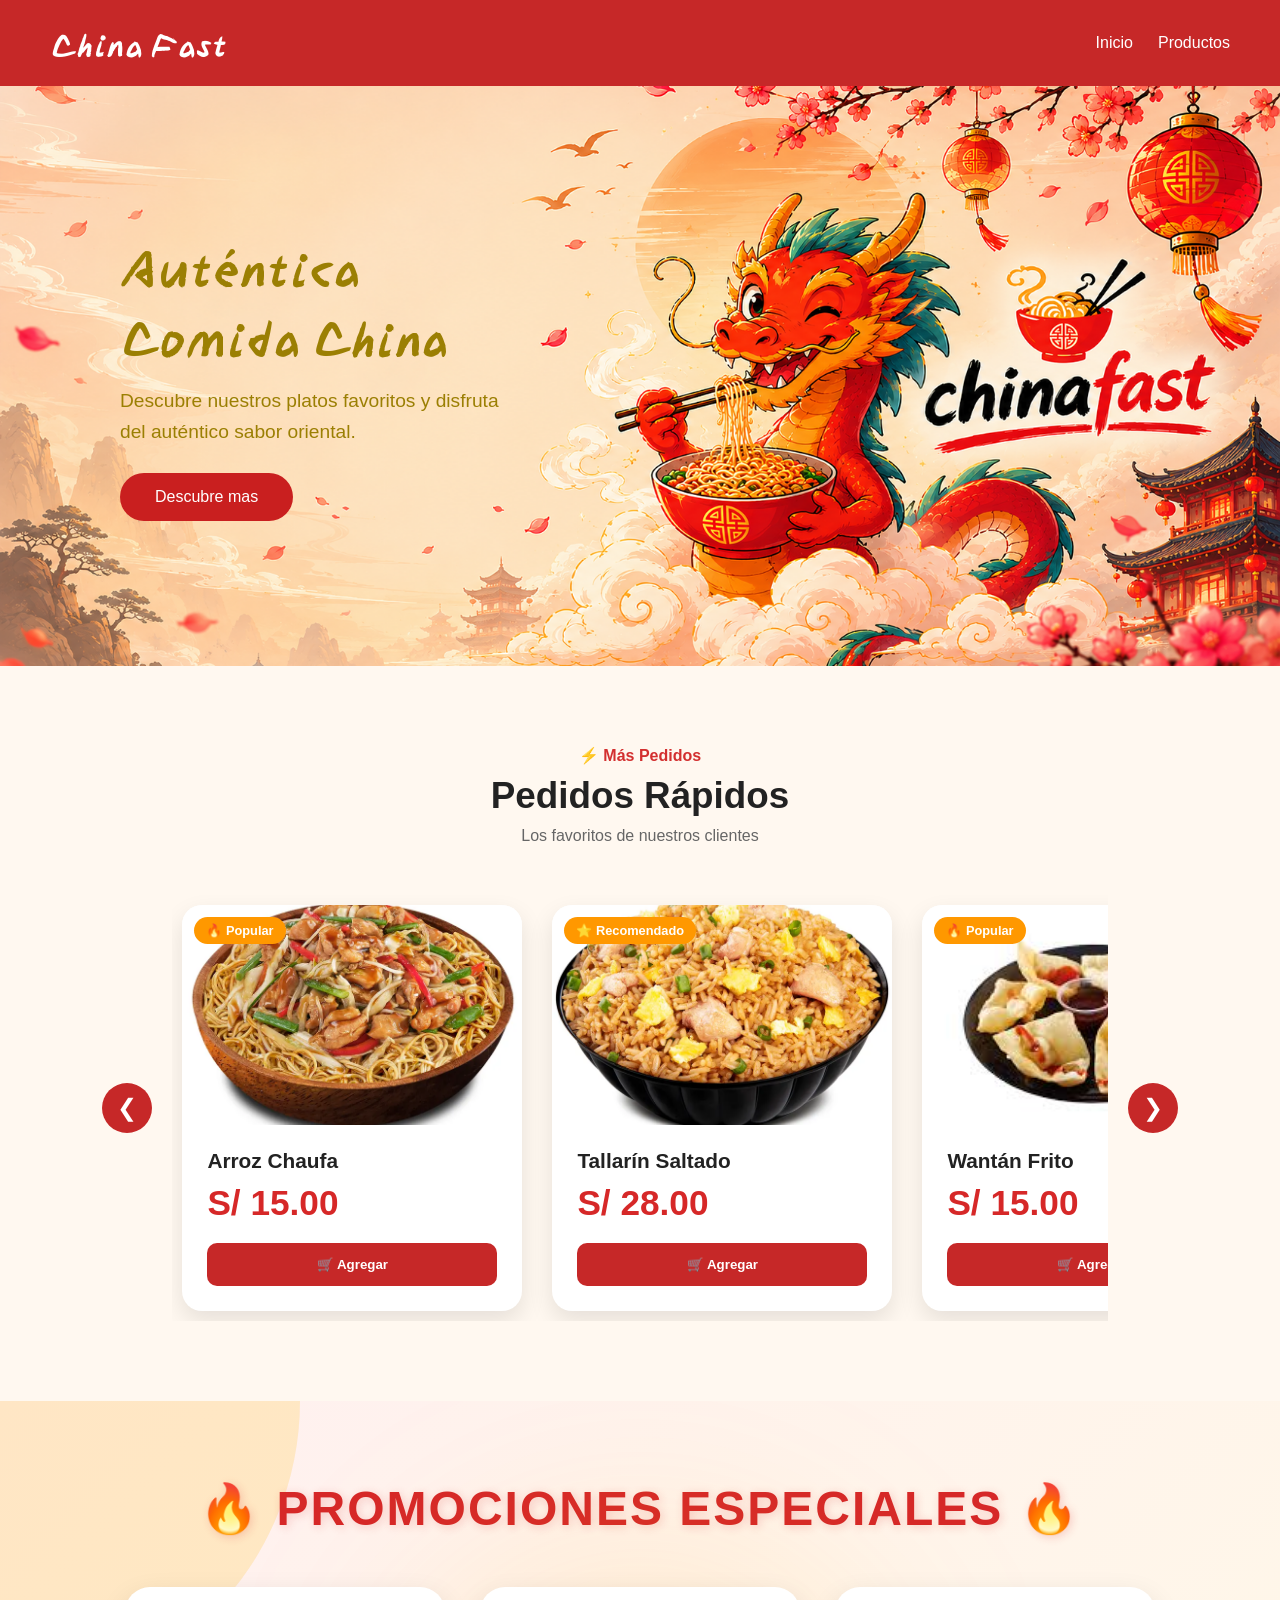
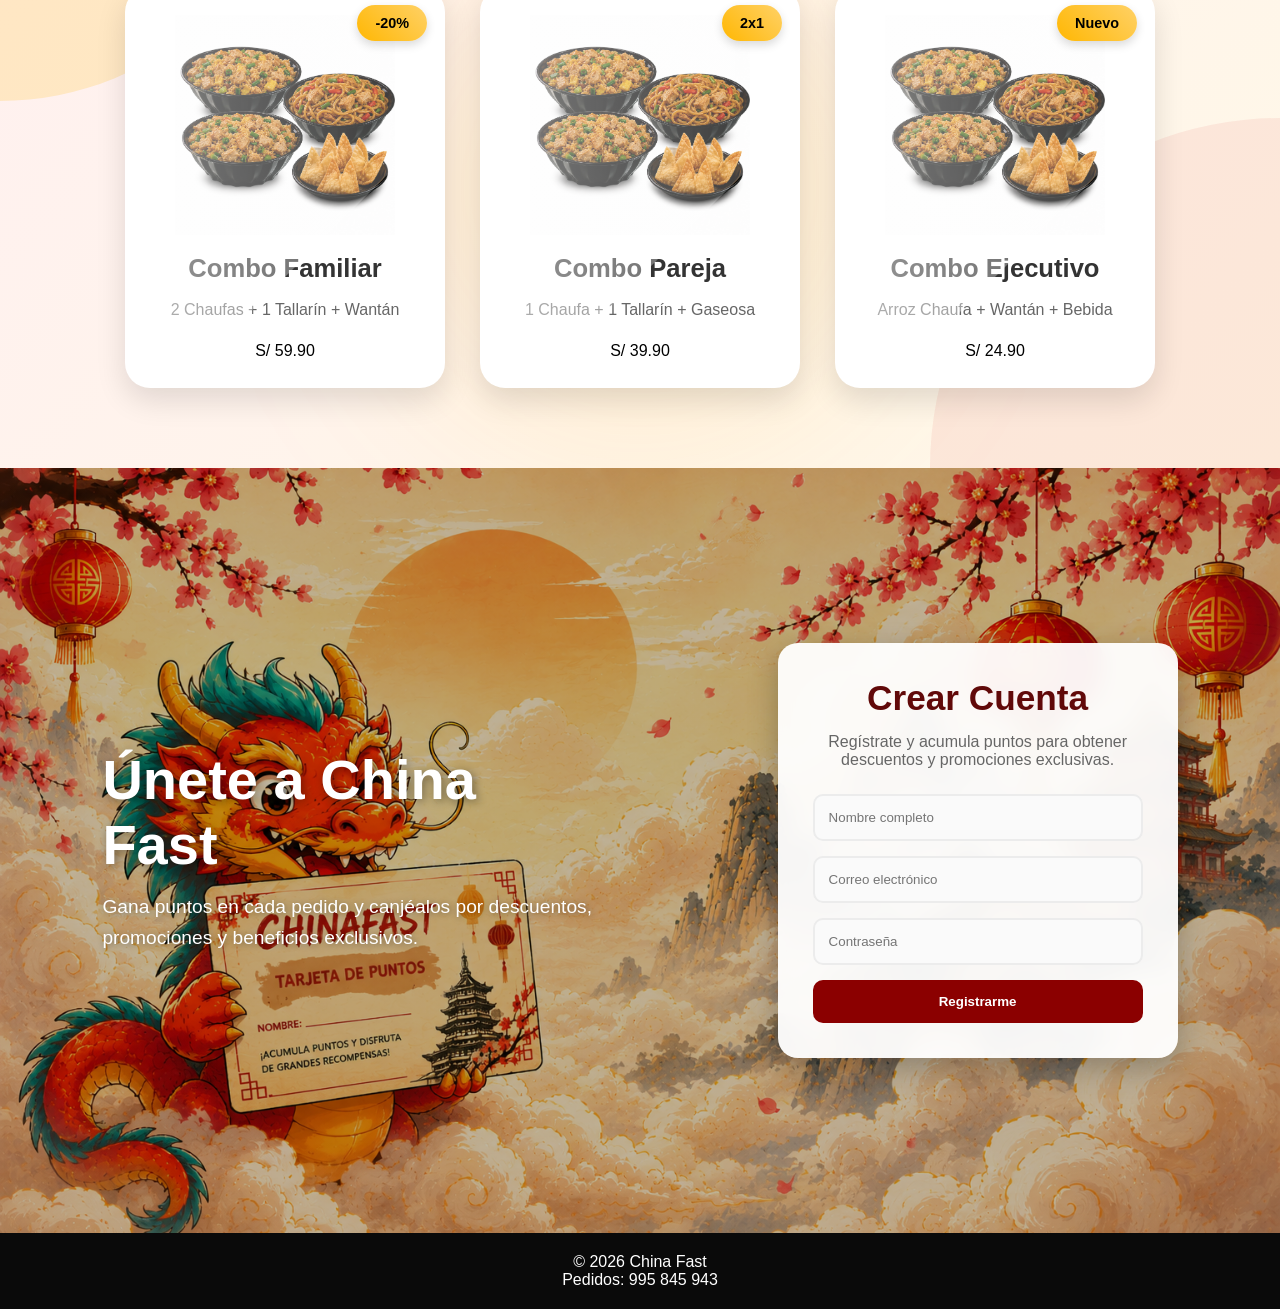
<file: index.html>
<!DOCTYPE html>
<html lang="es">
<head>
    <meta charset="UTF-8">
    <meta name="viewport" content="width=device-width, initial-scale=1.0">
    <title>China Fast</title>

    <link rel="stylesheet" href="css/style.css">

    <link rel="preconnect" href="https://fonts.googleapis.com">
    <link rel="preconnect" href="https://fonts.gstatic.com" crossorigin>

    <link href="https://fonts.googleapis.com/css2?family=Yuji+Boku&display=swap" rel="stylesheet">
</head>

<body>

<div class="container">

    <!-- CABECERA -->
    <header class="cabeza">

        <h1 class="title1">China Fast</h1>

        <nav>
            <ul class="menu">
                <li><a href="index.html">Inicio</a></li>
                <li><a href="htmls/productos.html">Productos</a></li>

            </ul>
        </nav>

    </header>

    <!BANNER >
    <section class="hero">

        <div class="hero-content">

            <h2>Auténtica Comida China</h2>
    
            <p>
                Descubre nuestros platos favoritos y disfruta del auténtico sabor oriental.
            </p>

            <button>Descubre mas </button>

        </div>

    </section>



    <!-- Pedidos Rapidos -->
    <section class="destacados">

        <div class="titulo-seccion">
            <span>⚡ Más Pedidos</span>
            <h2>Pedidos Rápidos</h2>
            <p>Los favoritos de nuestros clientes</p>
        </div>



        <div class="carousel">

            <button class="carousel-btn prev">❮</button>
            
            
            <div class="productos">

                <div class="card">
                    <span class="badge">🔥 Popular</span>

                    <img src="/image/iconos/agru_2146464506.webp" alt="Arroz Chaufa">

                    <h3>Arroz Chaufa</h3>

                    <div class="precio">
                        <span>S/ 15.00</span>
                    </div>

                    <button>🛒 Agregar</button>
                </div>

                <div class="card">
                    <span class="badge">⭐ Recomendado</span>

                    <img src="image/iconos/agru_2146469527.webp" alt="Tallarín Saltado">

                    <h3>Tallarín Saltado</h3>

                    <div class="precio">
                        <span>S/ 28.00</span>
                    </div>

                    <button>🛒 Agregar</button>
                </div>

                <div class="card">
                    <span class="badge">🔥 Popular</span>

                    <img src="image/iconos/download.jpg" alt="Wantán Frito">

                    <h3>Wantán Frito</h3>

                    <div class="precio">
                        <span>S/ 15.00</span>
                    </div>

                    <button>🛒 Agregar</button>
                </div>

                <div class="card">
                    <span class="badge">🔥 Popular</span>

                    <img src="image/iconos/rSgwL3DGevmE3LKqg-300-x.webp"Wantán Frito">

                    <h3>Pollo Chi Jau Kay</h3>

                    <div class="precio">
                        <span>S/ 15.00</span>
                    </div>

                    <button>🛒 Agregar</button>
                </div>

                <div class="card">
                    <span class="badge">🔥 Popular</span>

                    <img src="image/iconos/JJ9z95DH0tFoHRIgV1HhjDRL7.png"Wantán Frito">

                    <h3>Kam Lu Wantán</h3>

                    <div class="precio">
                        <span>S/ 15.00</span>
                    </div>

                    <button>🛒 Agregar</button>
                </div>

            </div>

            <button class="carousel-btn next">❯</button>

        </div>

    </section>




    <!-- Promociones-->    
    <section class="promociones">

    <h2>🔥 Promociones Especiales 🔥</h2>

        <div class="promos-container">

            <div class="promo-card">
                <div class="promo-badge">-20%</div>

                <img src="/image/iconos/892e7ce8-ee47-48e7-bd57-44418b625ec9.png" alt="">

                <h3>Combo Familiar</h3>

                <p>2 Chaufas + 1 Tallarín + Wantán</p>

                <span>S/ 59.90</span>
            </div>

            <div class="promo-card">
                <div class="promo-badge">2x1</div>

                <img src="/image/iconos/892e7ce8-ee47-48e7-bd57-44418b625ec9.png" alt="">

                <h3>Combo Pareja</h3>

                <p>1 Chaufa + 1 Tallarín + Gaseosa</p>

                <span>S/ 39.90</span>
            </div>

            <div class="promo-card">
                <div class="promo-badge">Nuevo</div>

                <img src="/image/iconos/892e7ce8-ee47-48e7-bd57-44418b625ec9.png" alt="">

                <h3>Combo Ejecutivo</h3>

                <p>Arroz Chaufa + Wantán + Bebida</p>

                <span>S/ 24.90</span>
            </div>

        </div>

    </section>





    <!-- REGISTRO -->
    <section class="contact-section">

        <div class="banner-text">

            <h1>Únete a China Fast</h1>

            <p>
                Gana puntos en cada pedido y canjéalos por
                descuentos, promociones y beneficios exclusivos.
            </p>

        </div>

        <form id="contact-form">

            <h2>Crear Cuenta</h2>

            <p class="form-subtitle">
                Regístrate y acumula puntos para obtener descuentos y promociones exclusivas.
            </p>

            <input
                type="text"
                placeholder="Nombre completo"
                required
            >

            <input
                type="email"
                placeholder="Correo electrónico"
                required
            >

            <input
                type="password"
                placeholder="Contraseña"
                required
            >

            <button type="submit">
                Registrarme
            </button>

        </form>

    </section>




    <!-- FOOTER -->
    <footer>

        <p>© 2026 China Fast</p>
        <p>Pedidos: 995 845 943</p>

    </footer>

    <script src="scrips/scripts_index.js"></script>


</body>
</html>
</file>
<file: css/style.css>
*{
    margin:0;
    padding:0;
    box-sizing:border-box;
}

body{
    background:#f5f5f5;
    font-family:Arial, Helvetica, sans-serif;
}

.cabeza{
    background:#c62828;
    color:white;
    padding:20px 50px;

    display:flex;
    justify-content:space-between;
    align-items:center;
}

.title1{
    font-family:"Yuji Boku", serif;
}

.menu{
    display:flex;
    gap:25px;
    list-style:none;
}

.menu a{
    color:white;
    text-decoration:none;
}



/* Banner */
.hero{
    height:580px;

    background:url("../image/cc4ec5c4-4ad8-4629-949d-1af1f4d0d874.png");
    background-size:cover;
    background-position:center;

    display:flex;
    align-items:center;
    padding-left:120px;
}

.hero-content{
    background:none;
    color:rgb(155, 127, 3);
    text-align:left;
    max-width:400px;
    
    
}

.hero-content h2{
    font-size:3rem;
    margin-bottom:15px;
    font-family:"Yuji Boku", serif;
}

.hero-content p{
    font-size:1.2rem;
    line-height:1.6;
    margin-bottom:25px;
}

.hero-content button{
    background:#c91f1f;
    color:white;
    border:none;
    padding:15px 35px;
    border-radius:50px;
    font-size:1rem;
    cursor:pointer;
    transition:.3s;
}

.hero-content button:hover{
    transform:scale(1.05);
}











/* Los mas pedido */

.destacados{
    padding:80px 8%;
    background:#fff8f0;
}

.titulo-seccion{
    text-align:center;
    margin-bottom:50px;
}

.titulo-seccion span{
    color:#d32f2f;
    font-weight:600;
}

.titulo-seccion h2{
    font-size:2.3rem;
    margin:10px 0;
    color:#222;
}

.titulo-seccion p{
    color:#666;
}

.carousel{
    display:flex;
    align-items:center;
    justify-content:center;
    gap:20px;
}

.carousel-btn{
    width:50px;
    height:50px;
    border:none;
    border-radius:50%;
    background:#c62828;
    color:white;
    font-size:1.5rem;
    cursor:pointer;
    flex-shrink:0;

    transition:.3s;
}

.carousel-btn:hover{
    background:#a91e1e;
    transform:scale(1.1);
}

.productos{
    display:flex;
    gap:30px;
    overflow:hidden;
    width:1140px;
    padding:10px;

    scroll-behavior:smooth;
}

.card{
    min-width:340px;
    flex-shrink:0;

    position:relative;
    background:white;
    border-radius:20px;
    overflow:hidden;
    box-shadow:0 10px 25px rgba(0,0,0,.1);
    padding-bottom:25px;

    transition:
        transform .25s ease,
        box-shadow .25s ease;
}

.card:hover{
    transform:translateY(-5px);
    box-shadow:0 18px 35px rgba(0,0,0,.15);
}

.card img{
    width:100%;
    height:220px;
    object-fit:cover;

    transition:transform .4s ease;
}

.card:hover img{
    transform:scale(1.08);
}

.card h3{
    margin:20px 25px 10px;
    font-size:1.3rem;
    color:#222;
}

.card .precio{
    margin:0 25px 20px;
    font-size:1.4rem;
    font-weight:bold;
    color:#c62828;
}

.card button{
    width:calc(100% - 50px);
    margin:0 25px;
    padding:14px;
    border:none;
    border-radius:10px;
    background:#c62828;
    color:white;
    font-weight:bold;
    cursor:pointer;

    transition:
        background .3s ease,
        transform .2s ease;
}

.card button:hover{
    background:#a91e1e;
    transform:scale(1.03);
}

.badge{
    position:absolute;
    top:12px;
    left:12px;
    background:#ff9800;
    color:white;
    padding:6px 12px;
    border-radius:20px;
    font-size:.8rem;
    font-weight:bold;
}






/* PROMOCIONES */

.promociones{
    position: relative;
    overflow: hidden;
    padding: 80px 20px;
    background: linear-gradient(135deg,#fff0f0,#fff8e7);
    text-align: center;
}

.promociones .promos-container::before{
    content: "";
    position: absolute;
    width: 500px;
    height: 500px;
    background: rgba(255,183,3,0.12);
    border-radius: 50%;
    filter: blur(100px);
    top: 50%;
    left: 50%;
    transform: translate(-50%,-50%);
    z-index: -1;
}

.promociones::before{
    content: "";
    position: absolute;
    width: 600px;
    height: 600px;
    background: rgba(255,183,3,0.18);
    border-radius: 50%;
    top: -300px;
    left: -300px;
}

.promociones::after{
    content: "";
    position: absolute;
    width: 700px;
    height: 700px;
    background: rgba(214,40,40,0.08);
    border-radius: 50%;
    bottom: -350px;
    right: -350px;
}

.promociones h2{
    position: relative;
    z-index: 2;
    font-size: 3rem;
    color: #d62828;
    text-transform: uppercase;
    letter-spacing: 2px;
    margin-bottom: 50px;
    text-shadow: 2px 2px 10px rgba(214,40,40,0.2);
}

.promos-container{
    position: relative;
    z-index: 2;
    display: flex;
    justify-content: center;
    gap: 35px;
    flex-wrap: wrap;
}

.promo-card{
    position: relative;
    width: 320px;
    background: #fff;
    border-radius: 25px;
    padding: 25px;
    overflow: hidden;
    box-shadow: 0 12px 30px rgba(0,0,0,0.12);
    transition: all .35s ease;
    border: 3px solid transparent;
}

.promo-card::before{
    content: "";
    position: absolute;
    top: -100%;
    left: -100%;
    width: 200%;
    height: 200%;
    background: linear-gradient(
        45deg,
        transparent,
        rgba(255,255,255,.5),
        transparent
    );
    transform: rotate(45deg);
    transition: .7s;
}

.promo-card:hover::before{
    top: 100%;
    left: 100%;
}

.promo-card:hover{
    transform: translateY(-12px) scale(1.04);
    border-color: #ffb703;
    box-shadow: 0 20px 40px rgba(0,0,0,0.2);
}

.promo-badge{
    position: absolute;
    top: 15px;
    right: 15px;
    background: linear-gradient(45deg,#ffb703,#ffd166);
    color: #000;
    font-weight: bold;
    padding: 10px 18px;
    border-radius: 50px;
    font-size: .9rem;
    box-shadow: 0 4px 10px rgba(0,0,0,.15);
}

.promo-card img{
    width: 220px;
    height: 220px;
    object-fit: contain;
    transition: transform .3s;
}

.promo-card:hover img{
    transform: scale(1.08);
}

.promo-card h3{
    margin: 15px 0;
    color: #333;
    font-size: 1.6rem;
}

.promo-card p{
    color: #666;
    margin-bottom: 20px;
    line-height: 1.5;
}

.precio{
    margin: 20px 0;
}

.precio small{
    display: block;
    color: #999;
    text-decoration: line-through;
    font-size: 1rem;
}

.precio span{
    display: block;
    color: #d62828;
    font-size: 2.2rem;
    font-weight: bold;
}

.promo-card button{
    width: 100%;
    padding: 14px;
    border: none;
    border-radius: 50px;
    background: linear-gradient(45deg,#d62828,#ff595e);
    color: white;
    font-size: 1rem;
    font-weight: bold;
    cursor: pointer;
    transition: all .3s;
}

.promo-card button:hover{
    transform: scale(1.05);
    box-shadow: 0 8px 20px rgba(214,40,40,.35);
}









/* REGISTRO */
.contact-section{
    min-height: 85vh;
    padding: 50px 8%;

    background:
    linear-gradient(rgba(0,0,0,.25), rgba(0,0,0,.25)),
    url("../image/efb7d95f-2c73-4490-bf3e-b5fa98d2a077.png");

    background-size: cover;
    background-position: center;

    display: flex;
    justify-content: space-between;
    align-items: center;

    gap: 50px;
}

/* Texto del banner */

.banner-text{
    max-width: 500px;
    color: white;
}

.banner-text h1{
    font-size: 3.5rem;
    margin-bottom: 15px;
    text-shadow: 2px 2px 10px rgba(0,0,0,.4);
}

.banner-text p{
    font-size: 1.2rem;
    line-height: 1.6;
    text-shadow: 1px 1px 6px rgba(0,0,0,.4);
}

/* Formulario */

#contact-form{
    width: 400px;

    background: rgba(255,255,255,.95);

    padding: 35px;

    border-radius: 20px;

    backdrop-filter: blur(10px);

    box-shadow: 0 10px 30px rgba(0,0,0,.25);

    display: flex;
    flex-direction: column;
    gap: 15px;
}

#contact-form h2{
    color: #610909;
    text-align: center;
    font-size: 2.2rem;
}

.form-subtitle{
    text-align: center;
    color: #666;
    margin-bottom: 10px;
}

#contact-form input{
    width: 100%;
    padding: 14px;

    border: 2px solid #ececec;
    border-radius: 10px;

    background: #fafafa;

    transition: .3s;
}

#contact-form input:focus{
    outline: none;
    border-color: #610909;
    background: white;
}

#contact-form button{
    padding: 14px;

    border: none;
    border-radius: 10px;

    background: #8b0000;
    color: white;

    font-weight: bold;
    cursor: pointer;

    transition: .3s;
}

#contact-form button:hover{
    background: #a30000;
    transform: translateY(-2px);
}

/* Responsive */

@media (max-width: 900px){

    .contact-section{
        flex-direction: column;
        text-align: center;
    }

    .banner-text h1{
        font-size: 2.5rem;
    }

    #contact-form{
        width: 100%;
        max-width: 450px;
    }
}










footer{
    background:#0a0a0a;
    color:white;
    text-align:center;
    padding:20px;

}
</file>
